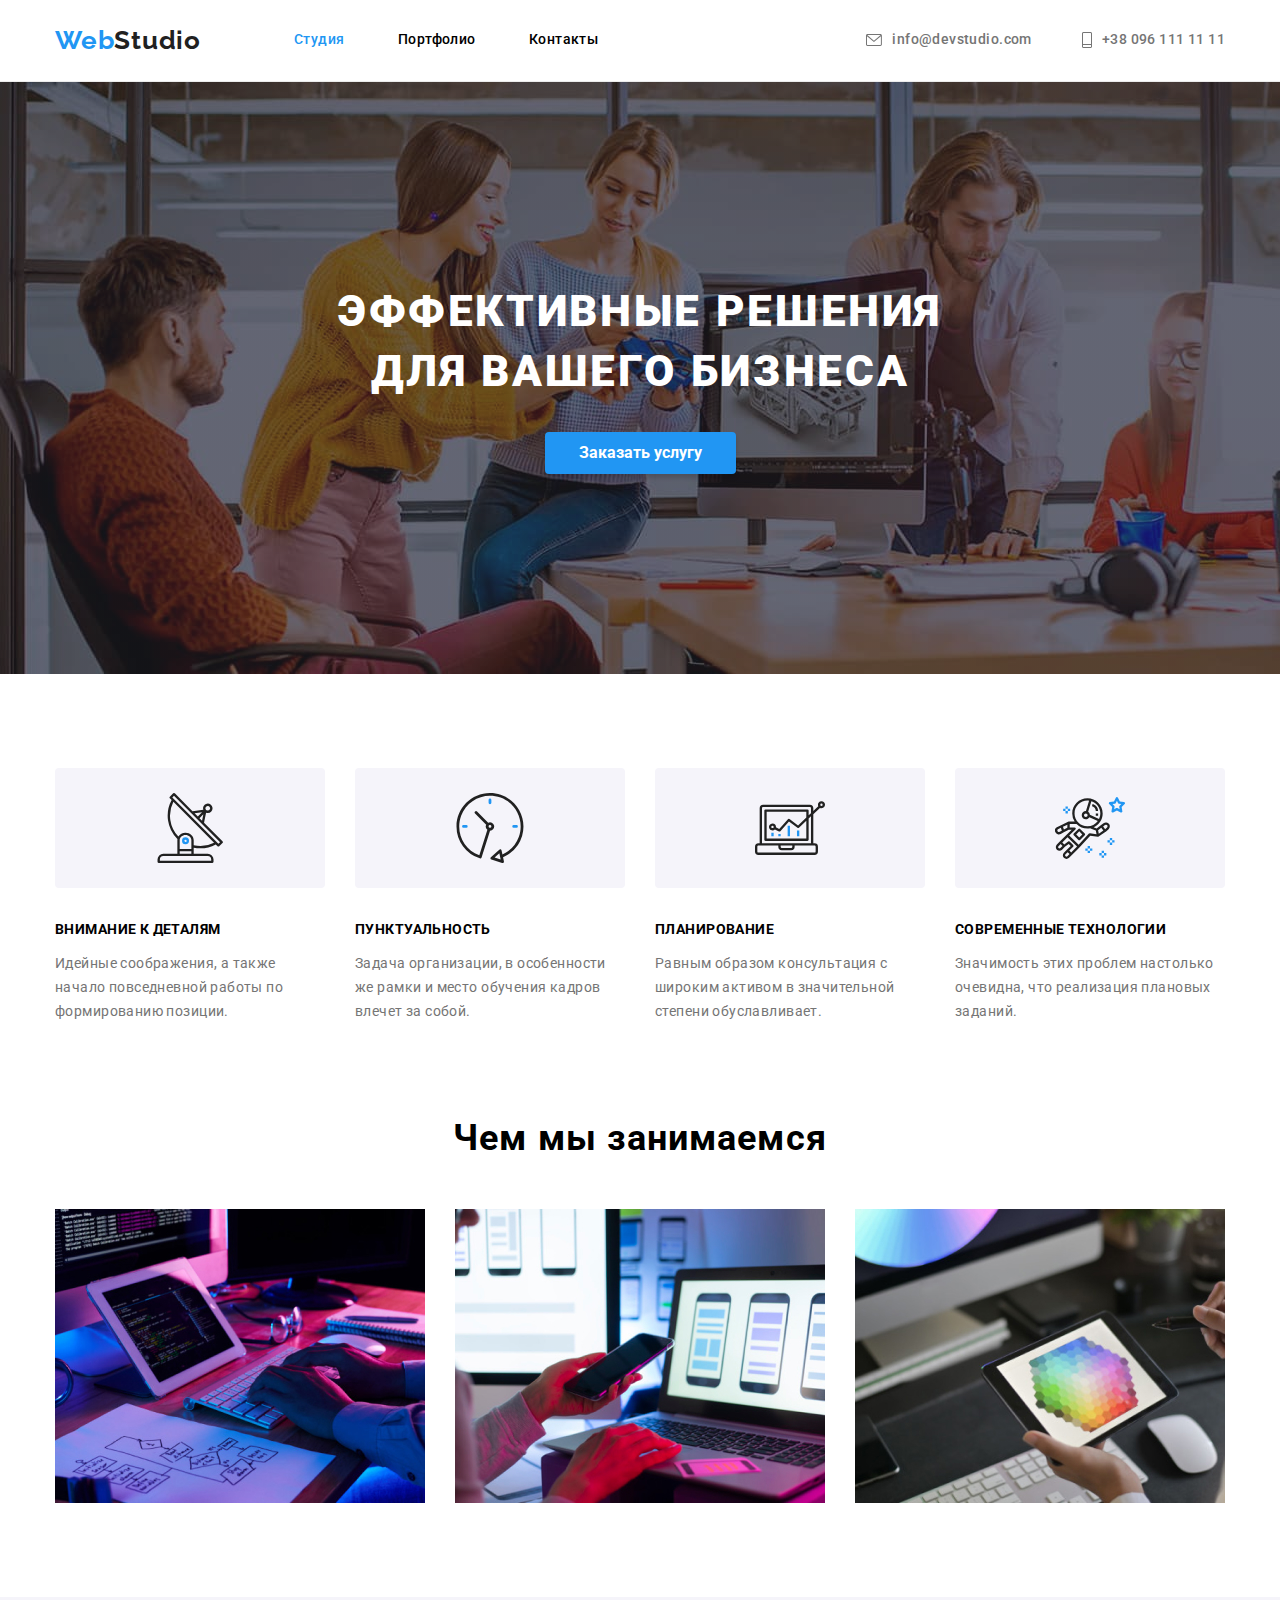
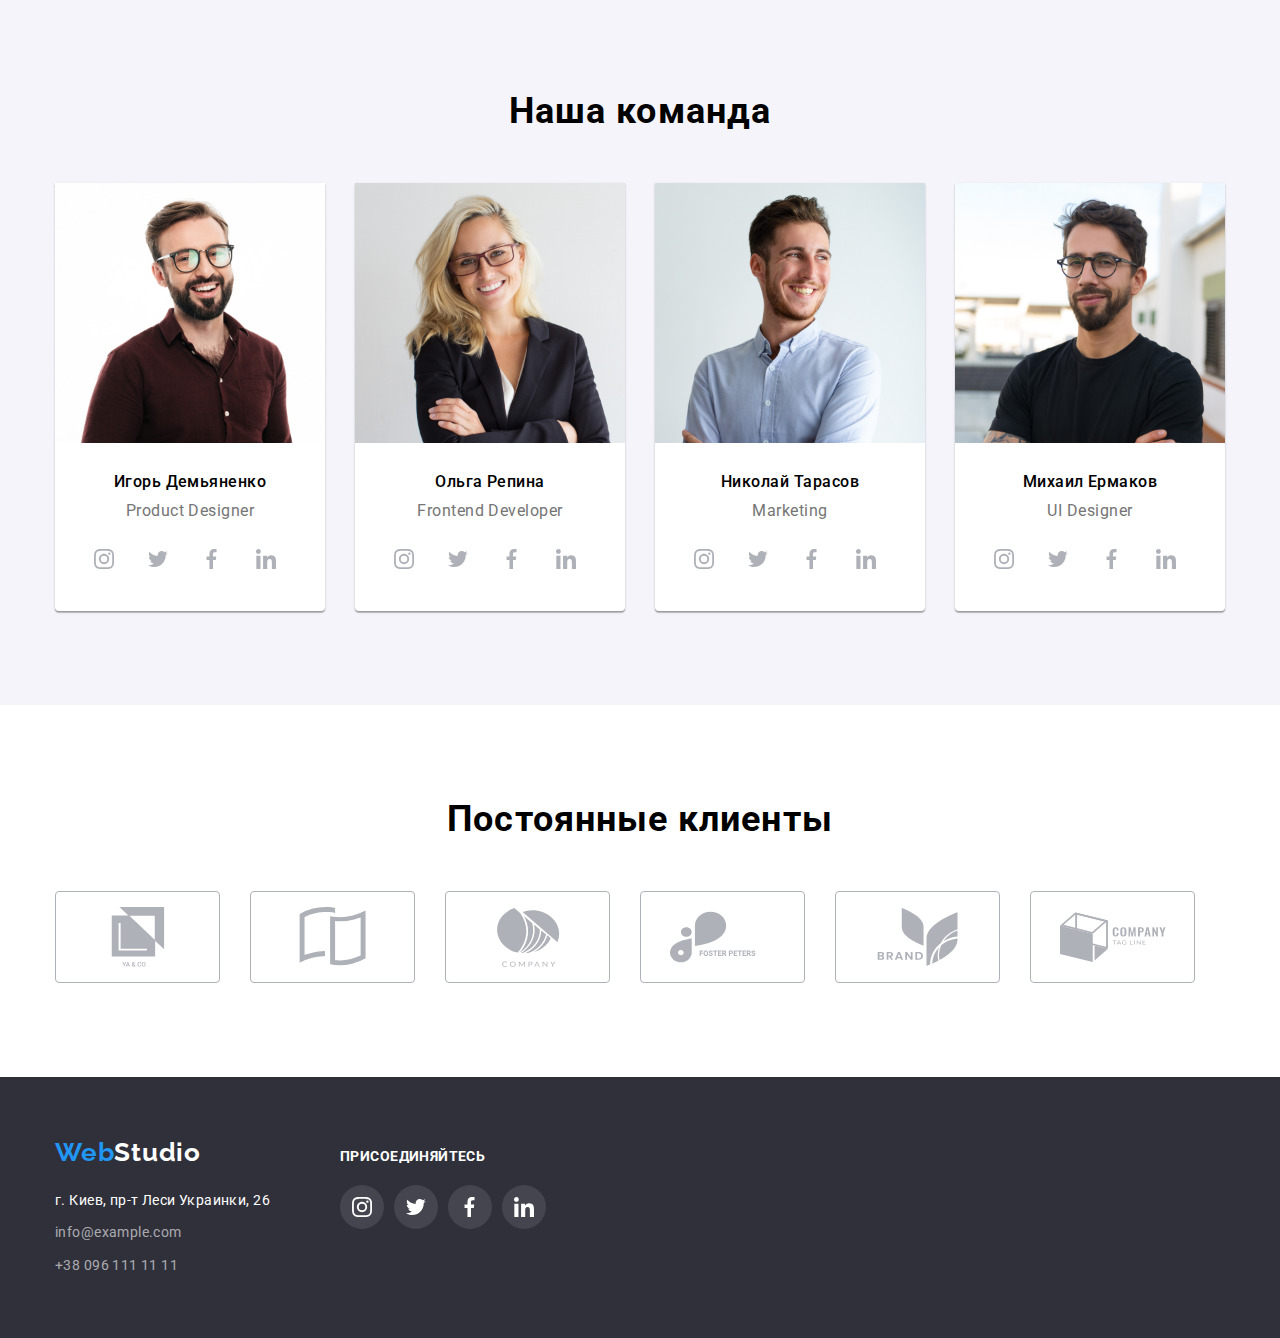
<file: index.html>
<!DOCTYPE html>
<html lang="en">
  <head>
    <meta charset="UTF-8" />
    <meta http-equiv="X-UA-Compatible" content="IE=edge" />
    <meta name="viewport" content="width=device-width, initial-scale=1.0" />

    <title>Document</title>
    <link
      rel="stylesheet"
      href="https://cdnjs.cloudflare.com/ajax/libs/modern-normalize/1.1.0/modern-normalize.css"
    />

    <link rel="preconnect" href="https://fonts.googleapis.com" />
    <link rel="preconnect" href="https://fonts.gstatic.com" crossorigin />
    <link
      href="https://fonts.googleapis.com/css2?family=Raleway:wght@700&family=Roboto:wght@400;500;700;900&display=swap"
      rel="stylesheet"
    />
    <link rel="stylesheet" href="./css/styles.css" />
  </head>
  <body>
    <header>
      <div class="container header-nav">
        
        <a href="" class="logo-head"><span>Web</span>Studio</a>
        <nav>
        <ul class="list head-nav">
          <li class="head-nav-list">
            <a href="./index.html" class="current-page head-nav-link">Студия</a>
          </li>
          <li class="head-nav-list">
            <a href="./portfolio.html" class="head-nav-link">Портфолио</a>
          </li>
          <li class="head-nav-list">
            <a href="" class="head-nav-link">Контакты</a>
          </li>
        </ul>
      </nav>
      <ul class="head-contacts list">
        <li class="head-contacts-list">
          <a href="" class="head-contacts-link">
            <svg class="head-contacts-icon " width="16" height="12">
                <use href="./images/sprite.svg#icon-mail"></use>
              </svg>info@devstudio.com</a>
        </li>
        <li class="head-contacts-list">
          <a href="" class="head-contacts-link"> 
            <svg class="head-contacts-icon  phone-icon" width="10" height="16">
                <use href="./images/sprite.svg#icon-phone"></use>
              </svg>+38 096 111 11 11</a>
        </li>
      </ul>
    </div>
    </header>
    <main>
      <section class="hero">
        <div class="hero-content container">
          <h1 class="hero-title">Эффективные решения для вашего бизнеса</h1>
          <button type="button" class="hero-button">Заказать услугу</button>
        </div>
      </section>
      <section class="section">
        <div class="container">
        <ul class="list column-list">
          <li class="column-card">
              <div class="column-block">
              <svg class="column-svg" width="70" height="70">
                  <use href="./images/sprite.svg#icon-sattelite"></use>
                </svg>
              </div>
              <h2 class="column-title">Внимание к деталям</h2>
              <p class="column-description">
                Идейные соображения, а также начало повседневной работы по
                формированию позиции.
              </p>
            
          </li>
          <li class="column-card">
            
              <div class="column-block">
              <svg class="column-svg" width="70" height="70">
                  <use href="./images/sprite.svg#icon-clock"></use>
                </svg>
              </div>
              <h2 class="column-title">Пунктуальность</h2>
              <p class="column-description">
                Задача организации, в особенности же рамки и место обучения
                кадров влечет за собой.
              </p>
            
          </li>
          <li class="column-card">
            
              <div class="column-block">
              <svg class="column-svg" width="70" height="70">
                  <use href="./images/sprite.svg#icon-diagram"></use>
                </svg>
                </div>
              <h2 class="column-title">Планирование</h2>
              <p class="column-description">
                Равным образом консультация с широким активом в значительной
                степени обуславливает.
              </p>
            
          </li>
          <li class="column-card">
            
              <div class="column-block">
              <svg class="column-svg" width="70" height="70">
                  <use href="./images/sprite.svg#icon-astronaut"></use>
                </svg>
                </div>
              <h2 class="column-title">Современные технологии</h2>
              <p class="column-description">
                Значимость этих проблем настолько очевидна, что реализация
                плановых заданий.
              </p>
           
          </li>
        </ul>
      </div>
      </section>
      <section class="workspace section">
        <div class="container">
          <h2 class="workspace-title">Чем мы занимаемся</h2>
          <ul class="list workspace-list">
            <li class="workspace-card">
              <img
                src="./images/duties1.jpg"
                alt="робочий стол разработчика"
                width="370"
              />
            </li>
            <li class="workspace-card">
              <img
                src="./images/duties2.jpg"
                alt="робочий стол разработчика"
                width="370"
              />
            </li>
            <li class="workspace-card">
              <img
                src="./images/duties3.jpg"
                alt="робочий стол разработчика"
                width="370"
              />
            </li>
        </li>
      </ul>
    </div>
      </section>

      <section class="team section">
        <div class="container">
        <h2 class="team-title">Наша команда</h2>
        <ul class="team-list list ">
          <li class="team-player">
            <img src="./images/person1.jpg" alt="парень в очках" width="270" />
            <div class="team-player-info">
            <h3 class="team-player-name">Игорь Демьяненко</h3>
            <p class="team-player-position">Product Designer</p> 
          
            <ul class="social-media list">
                <li class="social-media-icon">
                  <a href="" class="social-media-link">
                    <svg class="social-network-icon" width="20" height="20">
                      <use href="./images/sprite.svg#icon-instagram"></use>
                    </svg>
                  </a>
                </li>
                <li class="social-media-icon">
                  <a href="" class="social-media-link">
                    <svg class="social-network-icon" width="20" height="20">
                      <use href="./images/sprite.svg#icon-twitter"></use>
                    </svg>
                  </a>
                </li>
                <li class="social-media-icon">
                  <a href="" class="social-media-link">
                    <svg class="social-network-icon" width="20" height="20">
                      <use href="./images/sprite.svg#icon-facebook"></use>
                    </svg>
                  </a>
                </li>
                <li class="social-media-icon">
                  <a href="" class="social-media-link">
                    <svg class="social-network-icon" width="20" height="20">
                      <use href="./images/sprite.svg#icon-linkedin"></use>
                    </svg>
                  </a>
                </li>
              </ul>
            </div>  
          </li>
          <li class="team-player">
            <img src="./images/person2.jpg" alt="девушка в очках" width="270" />
            <div class="team-player-info">
            <h3 class="team-player-name">Ольга Репина</h3>
            <p class="team-player-position">Frontend Developer</p>
          
            <ul class="social-media list">
                <li class="social-media-icon">
                  <a href="" class="social-media-link">
                    <svg class="social-network-icon" width="20" height="20">
                      <use href="./images/sprite.svg#icon-instagram"></use>
                    </svg>
                  </a>
                </li>
                <li class="social-media-icon">
                  <a href="" class="social-media-link">
                    <svg class="social-network-icon" width="20" height="20">
                      <use href="./images/sprite.svg#icon-twitter"></use>
                    </svg>
                  </a>
                </li>
                <li class="social-media-icon">
                  <a href="" class="social-media-link">
                    <svg class="social-network-icon" width="20" height="20">
                      <use href="./images/sprite.svg#icon-facebook"></use>
                    </svg>
                  </a>
                </li>
                <li class="social-media-icon">
                  <a href="" class="social-media-link">
                    <svg class="social-network-icon" width="20" height="20">
                      <use href="./images/sprite.svg#icon-linkedin"></use>
                    </svg>
                  </a>
                </li>
              </ul>
             </div> 
          </li>
          <li class="team-player">
            <img
              src="./images/person3.jpg"
              alt="парень улыбается"
              width="270"/>
            <div class="team-player-info">
            <h3 class="team-player-name">Николай Тарасов</h3>
            <p class="team-player-position">Marketing</p>
          
            <ul class="social-media list">
                <li class="social-media-icon">
                  <a href="" class="social-media-link">
                    <svg class="social-network-icon" width="20" height="20">
                      <use href="./images/sprite.svg#icon-instagram"></use>
                    </svg>
                  </a>
                </li>
                <li class="social-media-icon">
                  <a href="" class="social-media-link">
                    <svg class="social-network-icon" width="20" height="20">
                      <use href="./images/sprite.svg#icon-twitter"></use>
                    </svg>
                  </a>
                </li>
                <li class="social-media-icon">
                  <a href="" class="social-media-link">
                    <svg class="social-network-icon" width="20" height="20">
                      <use href="./images/sprite.svg#icon-facebook"></use>
                    </svg>
                  </a>
                </li>
                <li class="social-media-icon">
                  <a href="" class="social-media-link">
                    <svg class="social-network-icon" width="20" height="20">
                      <use href="./images/sprite.svg#icon-linkedin"></use>
                    </svg>
                  </a>
                </li>
              </ul>
                </div>
          </li>
          <li class="team-player">
            <img src="./images/person4.jpg" alt="парень в очках" width="270" />
            <div class="team-player-info">
            <h3 class="team-player-name">Михаил Ермаков</h3>
            <p class="team-player-position">UI Designer</p>
            
            <ul class="social-media list">
                <li class="social-media-icon">
                  <a href="" class="social-media-link">
                    <svg class="social-network-icon" width="20" height="20">
                      <use href="./images/sprite.svg#icon-instagram"></use>
                    </svg>
                  </a>
                </li>
                <li class="social-media-icon">
                  <a href="" class="social-media-link">
                    <svg class="social-network-icon" width="20" height="20">
                      <use href="./images/sprite.svg#icon-twitter"></use>
                    </svg>
                  </a>
                </li>
                <li class="social-media-icon">
                  <a href="" class="social-media-link">
                    <svg class="social-network-icon" width="20" height="20">
                      <use href="./images/sprite.svg#icon-facebook"></use>
                    </svg>
                  </a>
                </li>
                <li class="social-media-icon">
                  <a href="" class="social-media-link">
                    <svg class="social-network-icon" width="20" height="20">
                      <use href="./images/sprite.svg#icon-linkedin"></use>
                    </svg>
                  </a>
                </li>
              </ul>
            </div>
          </li>
        </ul>
      </div>
      </section>
       <section class="section">
        <div class="container">
          <h2 class="clients-title">Постоянные клиенты</h2>

          <ul class="list list-clients">
            <li class="clients-listed-item">
              <a href="" class="clients-link">
                <svg class="clients-icon" width="106" height="60">
                  <use href="./images/sprite.svg#icon-clients1"></use>
                </svg>
              </a>
            </li>
            <li class="clients-listed-item">
              <a href="" class="clients-link">
                <svg class="clients-icon" width="106" height="60">
                  <use href="./images/sprite.svg#icon-clients2"></use>
                </svg>
              </a>
            </li>
            <li class="clients-listed-item">
              <a href="" class="clients-link">
                <svg class="clients-icon" width="106" height="60">
                  <use href="./images/sprite.svg#icon-clients3"></use>
                </svg>
              </a>
            </li>
            <li class="clients-listed-item">
              <a href="" class="clients-link">
                <svg class="clients-icon" width="106" height="60">
                  <use href="./images/sprite.svg#icon-clients4"></use>
                </svg>
              </a>
            </li>
            <li class="clients-listed-item">
              <a href="" class="clients-link">
                <svg class="clients-icon" width="106" height="60">
                  <use href="./images/sprite.svg#icon-clients5"></use>
                </svg>
              </a>
            </li>
            <li class="clients-listed-item">
              <a href="" class="clients-link">
                <svg class="clients-icon" width="106" height="60">
                  <use href="./images/sprite.svg#icon-clients6"></use>
                </svg>
              </a>
            </li>
          </ul>
        </div>
      </section>
    </main>
    <footer >
      <div class="container footer-division">
        <div class="left-side-footer">
      <a href="" class="footer-logo"><span>Web</span>Studio</a>
      <address>
        <p class="footer-address">г. Киев, пр-т Леси Украинки, 26</p>
        <a href="mailto:info@example.com" class="footer-mail"
          >info@example.com</a
        ><br />
        <a href="tel:+380961111111" class="footer-phone">+38 096 111 11 11</a>
      </address>
        </div>
    
      <div class="middle-footer">
          <p class="subscription-text">Присоединяйтесь</p>

          <ul class="social-media list social-network-list-footer">
            <li class="social-media-icon-footer">
              <a href="" class="social-media-link-footer">
                <svg class="social-network-icon-footer" width="20" height="20">
                  <use href="./images/sprite.svg#icon-instagram"></use>
                </svg>
              </a>
            </li>
            <li class="social-media-icon-footer">
              <a href="" class="social-media-link-footer">
                <svg class="social-network-icon-footer" width="20" height="20">
                  <use href="./images/sprite.svg#icon-twitter"></use>
                </svg>
              </a>
            </li>
            <li class="social-media-icon-footer">
              <a href="" class="social-media-link-footer">
                <svg class="social-network-icon-footer" width="20" height="20">
                  <use href="./images/sprite.svg#icon-facebook"></use>
                </svg>
              </a>
            </li>
            <li class="social-media-icon-footer">
              <a href="" class="social-media-link-footer">
                <svg class="social-network-icon-footer" width="20" height="20">
                  <use href="./images/sprite.svg#icon-linkedin"></use>
                </svg>
              </a>
            </li>
          </ul>
        </div>
      </div>
    </footer>
  </body>
</html>
</file>
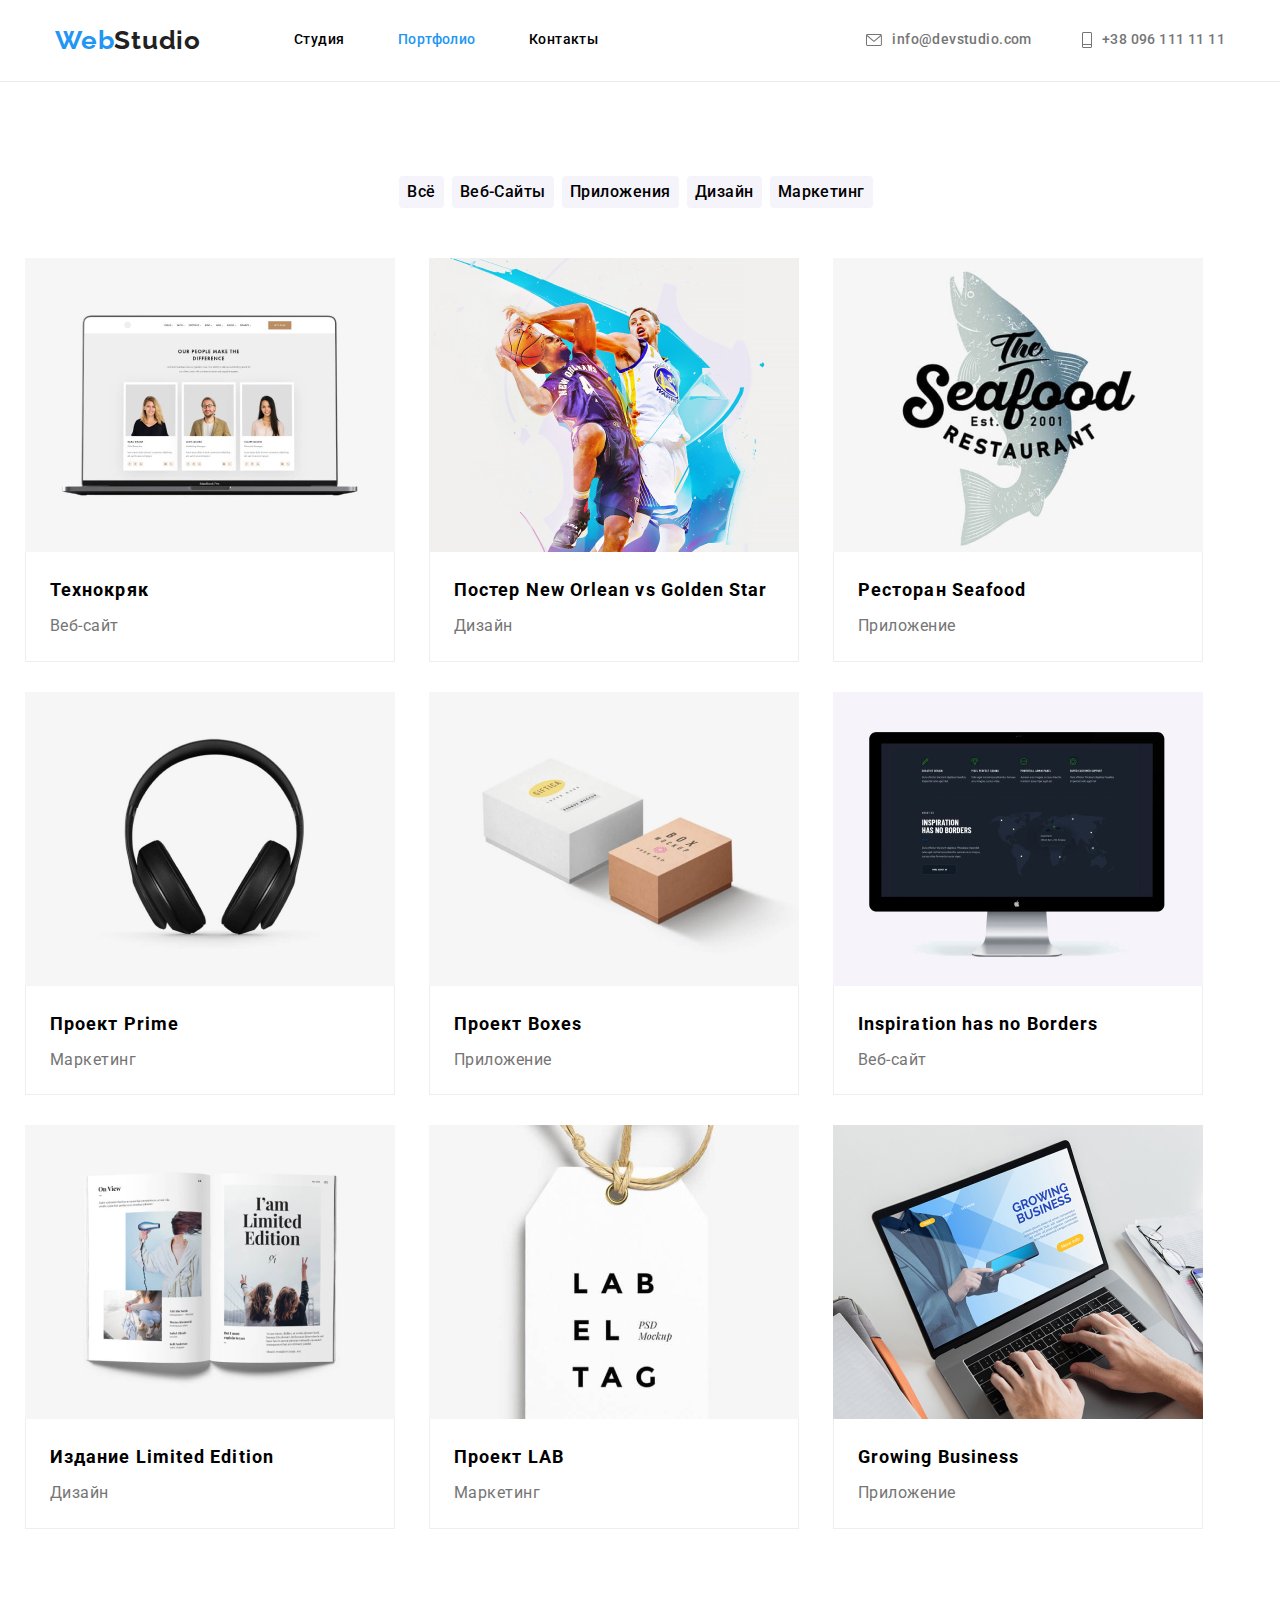
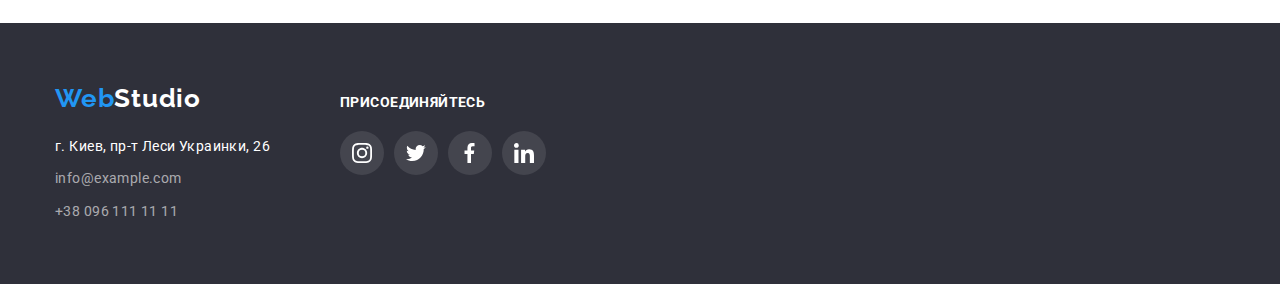
<file: portfolio.html>
<!DOCTYPE html>
<html lang="en">
  <head>
    <meta charset="UTF-8" />
    <meta http-equiv="X-UA-Compatible" content="IE=edge" />
    <meta name="viewport" content="width=device-width, initial-scale=1.0" />

    <title>Document</title>

    <link
      rel="stylesheet"
      href="https://cdnjs.cloudflare.com/ajax/libs/modern-normalize/1.1.0/modern-normalize.css"
    />
    <link rel="preconnect" href="https://fonts.googleapis.com" />
    <link rel="preconnect" href="https://fonts.gstatic.com" crossorigin />
    <link
      href="https://fonts.googleapis.com/css2?family=Raleway:wght@700&family=Roboto:wght@400;500;700;900&display=swap"
      rel="stylesheet"
    />
    <link rel="stylesheet" href="./css/styles.css" />
  </head>
  <body>
    <header>
      <div class="container header-nav">
        <a href="" class="logo-head"><span>Web</span>Studio</a>
        <nav>
          <ul class="list head-nav">
            <li class="head-nav-list">
              <a href="./index.html" class="head-nav-link">Студия</a>
            </li>
            <li class="head-nav-list">
              <a href="./portfolio.html" class="current-page head-nav-link"
                >Портфолио</a
              >
            </li>
            <li class="head-nav-list">
              <a href="" class="head-nav-link">Контакты</a>
            </li>
          </ul>
        </nav>
        <ul class="head-contacts list">
          <li class="head-contacts-list">
            <a href="" class="head-contacts-link">
              <svg class="head-contacts-icon" width="16" height="12">
                <use href="./images/sprite.svg#icon-mail"></use>
              </svg>
              info@devstudio.com
            </a>
          </li>
          <li class="head-contacts-list">
            <a href="" class="head-contacts-link">
              <svg class="head-contacts-icon phone-icon" width="10" height="16">
                <use href="./images/sprite.svg#icon-phone"></use>
              </svg>
              +38 096 111 11 11
            </a>
          </li>
        </ul>
      </div>
    </header>
    <main>
      <section class="section">
        <div class="container">
          <ul class="page-nav">
            <li class="page-nav-list">
              <button type="button" class="page-nav-button">Всё</button>
            </li>
            <li class="page-nav-list">
              <button type="button" class="page-nav-button">Веб-Сайты</button>
            </li>
            <li class="page-nav-list">
              <button type="button" class="page-nav-button">Приложения</button>
            </li>
            <li class="page-nav-list">
              <button type="button" class="page-nav-button">Дизайн</button>
            </li>
            <li class="page-nav-list">
              <button type="button" class="page-nav-button">Маркетинг</button>
            </li>
          </ul>

          <ul class="card-list">
            <li class="card">
              <a href="" class="card-link">
                <img src="./images/portfolio1.jpg" alt="" width="370" />
                <div class="card-rede">
                  <h2 class="card-title">Технокряк</h2>
                  <p class="card-text">Веб-сайт</p>
                </div>
              </a>
            </li>
            <li class="card">
              <a href="" class="card-link">
                <img src="./images/portfolio2.jpg" alt="" width="370" />
                <div class="card-rede">
                  <h2 class="card-title">Постер New Orlean vs Golden Star</h2>
                  <p class="card-text">Дизайн</p>
                </div>
              </a>
            </li>
            <li class="card">
              <a href="" class="card-link">
                <img src="./images/portfolio3.jpg" alt="" width="370" />
                <div class="card-rede">
                  <h2 class="card-title">Ресторан Seafood</h2>
                  <p class="card-text">Приложение</p>
                </div>
              </a>
            </li>
            <li class="card">
              <a href="" class="card-link">
                <img src="./images/portfolio4.jpg" alt="" width="370" />
                <div class="card-rede">
                  <h2 class="card-title">Проект Prime</h2>
                  <p class="card-text">Маркетинг</p>
                </div>
              </a>
            </li>
            <li class="card">
              <a href="" class="card-link">
                <img src="./images/portfolio5.jpg" alt="" width="370" />
                <div class="card-rede">
                  <h2 class="card-title">Проект Boxes</h2>
                  <p class="card-text">Приложение</p>
                </div>
              </a>
            </li>
            <li class="card">
              <a href="" class="card-link">
                <img src="./images/portfolio6.jpg" alt="" width="370" />
                <div class="card-rede">
                  <h2 class="card-title">Inspiration has no Borders</h2>
                  <p class="card-text">Веб-сайт</p>
                </div>
              </a>
            </li>
            <li class="card">
              <a href="" class="card-link">
                <img src="./images/portfolio7.jpg" alt="" width="370" />
                <div class="card-rede">
                  <h2 class="card-title">Издание Limited Edition</h2>
                  <p class="card-text">Дизайн</p>
                </div>
              </a>
            </li>
            <li class="card">
              <a href="" class="card-link">
                <img src="./images/portfolio8.jpg" alt="" width="370" />
                <div class="card-rede">
                  <h2 class="card-title">Проект LAB</h2>
                  <p class="card-text">Маркетинг</p>
                </div>
              </a>
            </li>
            <li class="card">
              <a href="" class="card-link">
                <img src="./images/portfolio9.jpg" alt="" width="370" />
                <div class="card-rede">
                  <h2 class="card-title">Growing Business</h2>
                  <p class="card-text">Приложение</p>
                </div>
              </a>
            </li>
          </ul>
        </div>
      </section>
    </main>
    <footer>
      <div class="container footer-division">
        <div class="left-side-footer">
          <a href="" class="footer-logo"><span>Web</span>Studio</a>
          <address>
            <p class="footer-address">г. Киев, пр-т Леси Украинки, 26</p>
            <a href="mailto:info@example.com" class="footer-mail"
              >info@example.com</a
            ><br />
            <a href="tel:+380961111111" class="footer-phone"
              >+38 096 111 11 11</a
            >
          </address>
        </div>

        <div class="middle-footer">
          <p class="subscription-text">Присоединяйтесь</p>

          <ul class="social-media list social-network-list-footer">
            <li class="social-media-icon-footer">
              <a href="" class="social-media-link-footer">
                <svg class="social-network-icon-footer" width="20" height="20">
                  <use href="./images/sprite.svg#icon-instagram"></use>
                </svg>
              </a>
            </li>
            <li class="social-media-icon-footer">
              <a href="" class="social-media-link-footer">
                <svg class="social-network-icon-footer" width="20" height="20">
                  <use href="./images/sprite.svg#icon-twitter"></use>
                </svg>
              </a>
            </li>
            <li class="social-media-icon-footer">
              <a href="" class="social-media-link-footer">
                <svg class="social-network-icon-footer" width="20" height="20">
                  <use href="./images/sprite.svg#icon-facebook"></use>
                </svg>
              </a>
            </li>
            <li class="social-media-icon-footer">
              <a href="" class="social-media-link-footer">
                <svg class="social-network-icon-footer" width="20" height="20">
                  <use href="./images/sprite.svg#icon-linkedin"></use>
                </svg>
              </a>
            </li>
          </ul>
        </div>
      </div>
    </footer>
  </body>
</html>
</file>
<file: css/styles.css>
:root {
  --primary-text-color: #212121;
  --secondary-text-color: #757575;
  --thirdparty-text-color: #ffffff;
  --accent-color: #2196f3;
  --primary-background-color: #e5e5e5;
  --button-background-color: #f5f4fa;
  --footer-background-color: #2f303a;
  --contacts-footer-color: rgba(255, 255, 255, 0.6);
}
*,
*::before,
*::after {
  box-sizing: border-box;
}
h1,
h2,
h3,
h4,
h5,
h6,
p,
ul {
  margin: 0;
  padding: 0;
}
body {
  font-family: Roboto, sans-serif;
}
.container {
  width: 1200px;
  padding-left: 15px;
  padding-right: 15px;
  margin-left: auto;
  margin-right: auto;
}
.section {
  padding-top: 94px;
  padding-bottom: 94px;
}

img {
  display: block;
  max-width: 100%;
  height: auto;
}
ul,
li {
  list-style: none;
}

a {
  text-decoration: none;
  color: inherit;
}
.list {
  list-style-type: none;
  text-decoration: none;
}
.current-page {
  color: var(--accent-color);
}
.logo-head {
  font-weight: 700;
  color: var(--primary-text-color);
  font-family: Raleway, sans-serif;
  font-size: 26px;
  letter-spacing: 0.03em;
  line-height: 1.19;
  display: block;
  margin-right: 93px;
  padding-top: 25px;
  padding-bottom: 25px;
}
span {
  color: var(--accent-color);
}
header {
  border-bottom: 1px solid #ececec;
}
.header-nav {
  align-items: center;
  display: flex;
}
.head-nav {
  font-weight: 500;
  font-size: 14px;
  line-height: 1.14;
  letter-spacing: 0.02em;
  color: inherit;
}
.head-nav-list {
  display: inline-block;
}
.head-nav-list:nth-last-child(-n + 2) {
  margin-left: 50px;
}
.head-nav-link {
  font-size: 14px;
  line-height: 1.14;
  letter-spacing: 0.03em;
  text-decoration: none;
  font-weight: 500;
  display: block;
  align-items: center;
  padding-top: 32px;
  padding-bottom: 32px;
}
.head-nav-link:hover,
.head-nav-link:focus {
  color: var(--accent-color);
}
.head-contacts {
  font-size: 14px;
  line-height: 1.14;
  letter-spacing: 0.03em;
  color: var(--primary-text-color);
  text-decoration: none;
  font-weight: 500;
  display: flex;
  margin-left: auto;
  align-items: center;
}
.head-contacts-list {
  display: block;
  align-items: center;
}
.head-contacts-link:hover,
.head-contacts-link:focus {
  color: var(--accent-color);
}
.head-contacts-link:hover .head-contacts-icon,
.head-contacts-link:focus .head-contacts-icon {
  fill: var(--accent-color);
}
.head-contacts-link {
  align-items: center;
  color: var(--secondary-text-color);
  display: flex;
  padding-top: 32px;
  padding-bottom: 32px;
}
.head-contacts-icon {
  margin-right: 10px;
  fill: #757575;
}
.phone-icon,
.mail-icon {
  fill: #757575;
}
.head-contacts-list:first-child {
  margin-right: 50px;
}
.hero {
  padding-top: 200px;
  padding-bottom: 200px;
  background-color: var(--footer-background-color);
  background-image: linear-gradient(
      to right,
      rgba(47, 48, 58, 0.4),
      rgba(47, 48, 58, 0.4)
    ),
    url(../images/bgimage.jpg);
  max-width: 1600px;
  margin: 0 auto;
}

.hero-title {
  font-style: normal;
  font-weight: 900;
  font-size: 44px;
  line-height: 1.36;
  text-align: center;
  letter-spacing: 0.06em;
  text-transform: uppercase;
  color: var(--thirdparty-text-color);
  max-width: 700px;
  margin-left: auto;
  margin-right: auto;
  margin-bottom: 30px;
}

.hero-button {
  background-color: var(--accent-color);
  color: var(--thirdparty-text-color);
  display: block;
  margin-right: auto;
  margin-left: auto;
  box-shadow: 0px 4px 4px rgba(0, 0, 0, 0.15);
  border-radius: 4px;
  padding-left: 32px;
  padding-top: 10px;
  padding-right: 32px;
  padding-bottom: 10px;
  border-color: transparent;
  text-align: center;
  font-weight: bold;
  cursor: pointer;
}
.hero-button:hover,
.hero-button:focus {
  background: #188ce8;
}
.column-list {
  margin-left: -30px;
  display: flex;
}

.column-card {
  margin-left: 30px;
  flex-basis: calc((100% - 120px) / 4);
}
.column-block {
  height: 120px;
  width: 100%;
  background: #f5f4fa;
  border-radius: 4px;
  display: flex;
  justify-content: center;
  align-items: center;
}
.column-title {
  font-weight: bold;
  font-size: 14px;
  line-height: 1.71;
  letter-spacing: 0.03em;
  text-transform: uppercase;
  margin-bottom: 10px;
  margin-top: 30px;
}
.column-description {
  color: var(--secondary-text-color);
  font-size: 14px;
  line-height: 1.71;
  letter-spacing: 0.03em;
}
.workspace {
  background-color: #ffffff;
  padding-top: 0;
}
.workspace-list {
  margin-right: -30px;
  display: flex;
}
.workspace-card {
  margin-right: 30px;
  flex-basis: calc((100% - 90px) / 3);
}
.workspace-title {
  font-weight: bold;
  font-size: 36px;
  line-height: 1.16;
  text-align: center;
  letter-spacing: 0.03em;
  margin-bottom: 50px;
}
.team {
  background-color: #f5f4fa;
  width: 100%;
}
.team-list {
  margin-right: -30px;
  display: flex;
}
.team-title {
  font-weight: bold;
  font-size: 36px;
  line-height: 1.16;
  text-align: center;
  letter-spacing: 0.03em;
  margin-bottom: 50px;
}
.team-player {
  margin-right: 30px;
  flex-basis: calc((100% - 90px) / 4);
  background-color: #ffffff;
  box-shadow: 0px 1px 3px rgba(0, 0, 0, 0.12), 0px 1px 1px rgba(0, 0, 0, 0.14),
    0px 2px 1px rgba(0, 0, 0, 0.2);
  border-radius: 0px 0px 4px 4px;
}
.team-player-name {
  font-weight: 500;
  font-size: 16px;
  line-height: 1.18;
  letter-spacing: 0.03em;
}
.team-player-info {
  text-align: center;
  padding-top: 30px;
  padding-bottom: 30px;
}
.team-player-position {
  font-size: 16px;
  line-height: 1.18;
  letter-spacing: 0.03em;
  color: var(--secondary-text-color);
  margin-top: 10px;
  margin-bottom: 16px;
}
.social-media {
  display: flex;
  justify-content: center;
}

.social-media-icon {
  margin-right: 10px;
}

.social-media-link:hover,
.social-media-link:focus {
  background-color: var(--accent-color);
}
.social-media-link .social-network-icon {
  fill: #afb1b8;
}
.social-media-link:hover .social-network-icon,
.social-media-link:focus .social-network-icon {
  fill: var(--thirdparty-text-color);
}
.social-media-link {
  display: flex;
  justify-content: center;
  align-items: center;
  width: 44px;
  height: 44px;
  border-radius: 50%;
  background-color: transparent;
}

.clients-listed-item:hover,
.clients-listed-item:focus {
  color: var(--accent-color);
  border: 1px solid #2196f3;
}
.clients-title {
  font-weight: 700;
  font-size: 36px;
  line-height: 1.16;
  text-align: center;
  letter-spacing: 0.03em;
  margin-bottom: 50px;
}
.clients-listed-item {
  border: 1px solid #afb1b8;
  border-radius: 4px;
  width: 170px;
  height: 92px;
  margin-right: 30px;
}
.clients-icon {
  fill: #afb1b8;
}
.clients-link:hover .clients-icon,
.clients-link:focus .clients-icon {
  fill: var(--accent-color);
}
.clients-link {
  width: 100%;
  height: 100%;
  display: flex;
  justify-content: center;
  align-items: center;
}
.list-clients {
  display: flex;
}
.footer-logo {
  font-family: Raleway, sans-serif;
  font-weight: bold;
  font-size: 26px;
  line-height: 1.19;
  letter-spacing: 0.03em;
  color: var(--thirdparty-text-color);
  margin-bottom: 20px;
  display: inline-block;
}
footer {
  background-color: var(--footer-background-color);
  padding-top: 60px;
  padding-bottom: 60px;
  width: 100%;
}
.footer-address {
  font-size: 14px;
  line-height: 24px;
  letter-spacing: 0.03em;
  color: var(--thirdparty-text-color);
  font-style: normal;
  margin-bottom: 9px;
}
.footer-mail {
  margin-bottom: 9px;
}
.footer-mail,
.footer-phone {
  font-size: 14px;
  line-height: 1.71;
  letter-spacing: 0.03em;
  color: rgba(255, 255, 255, 0.6);
  font-style: normal;
  display: inline-block;
}
/************************************************/
/***********************************************/
/*******************FOOOOOOOOOTERRRRRR***************************/
/************************************************/
/**************************************************/
/**************************************************/
/***************************************************/
.subscription-text {
  font-size: 14px;
  line-height: 1.14;
  letter-spacing: 0.03em;
  text-transform: uppercase;
  font-weight: 700;
  color: #ffffff;
}
.left-side-footer {
  margin-right: 70px;
}
.footer-division {
  display: flex;
  align-items: baseline;
}
.social-network-icon-footer {
  fill: #ffffff;
}
.social-media-link-footer {
  justify-content: center;
  align-items: center;
  width: 44px;
  height: 44px;
  border-radius: 50%;
  background: rgba(255, 255, 255, 0.1);
  display: flex;
}

.social-media-icon-footer:last-child {
  margin-right: 0px;
}
.social-media-icon-footer {
  margin-right: 10px;
}
.subscription-text {
  margin-bottom: 20px;
}

.social-media-link-footer:hover,
.social-media-link-footer:focus {
  background-color: var(--accent-color);
}

/*PORTFOLIO*/
/***************************************************************/
/***************************************************************/
/****************************************************************/
/*****************************************************************/
/******************************************************************/
/******************************************************************/
.page-nav {
  display: flex;
  justify-content: center;
  padding-bottom: 50px;
}
.page-nav-list {
  flex-direction: row;
  display: inline-flex;
  justify-content: center;
}
.page-nav-list:last-child {
  margin-right: 0;
}
.page-nav-button {
  background-color: var(--button-background-color);
  border-radius: 4px;
  border-color: transparent;
  font-weight: 500;
  font-size: 16px;
  line-height: 1.62;
  letter-spacing: 0.03em;
  cursor: pointer;
  margin-right: 8px;
}

.page-nav-button:hover,
.page-nav-button:focus {
  background-color: var(--accent-color);
  color: var(--thirdparty-text-color);
  box-shadow: 0px 3px 1px rgba(0, 0, 0, 0.1), 0px 1px 2px rgba(0, 0, 0, 0.08),
    0px 2px 2px rgba(0, 0, 0, 0.12);
}
.card-list {
  margin-top: -30px;
  margin-left: -30px;
}
.card {
  display: inline-flex;
  margin-top: 30px;
  margin-left: 30px;
  flex-basis: calc((100% - 90px) / 3);
}
.card-link {
  display: block;
}
.card-link:hover,
.card-link:focus {
  box-shadow: 0px 1px 1px rgba(0, 0, 0, 0.12), 0px 4px 4px rgba(0, 0, 0, 0.06),
    1px 4px 6px rgba(0, 0, 0, 0.16);
}

.card-rede {
  border: 1px solid #eeeeee;
  border-top: 0;
  padding-top: 20px;
  padding-bottom: 20px;
  padding-left: 24px;
  padding-right: 24px;
}
.card-title {
  font-weight: bold;
  font-size: 18px;
  line-height: 2;
  letter-spacing: 0.06em;
  margin-bottom: 4px;
}
.card-text {
  color: var(--secondary-text-color);
  font-size: 16px;
  line-height: 1.8;
  letter-spacing: 0.03em;
}
.card:nth-child(3n + 1) {
  margin-left: 0;
}
</file>
